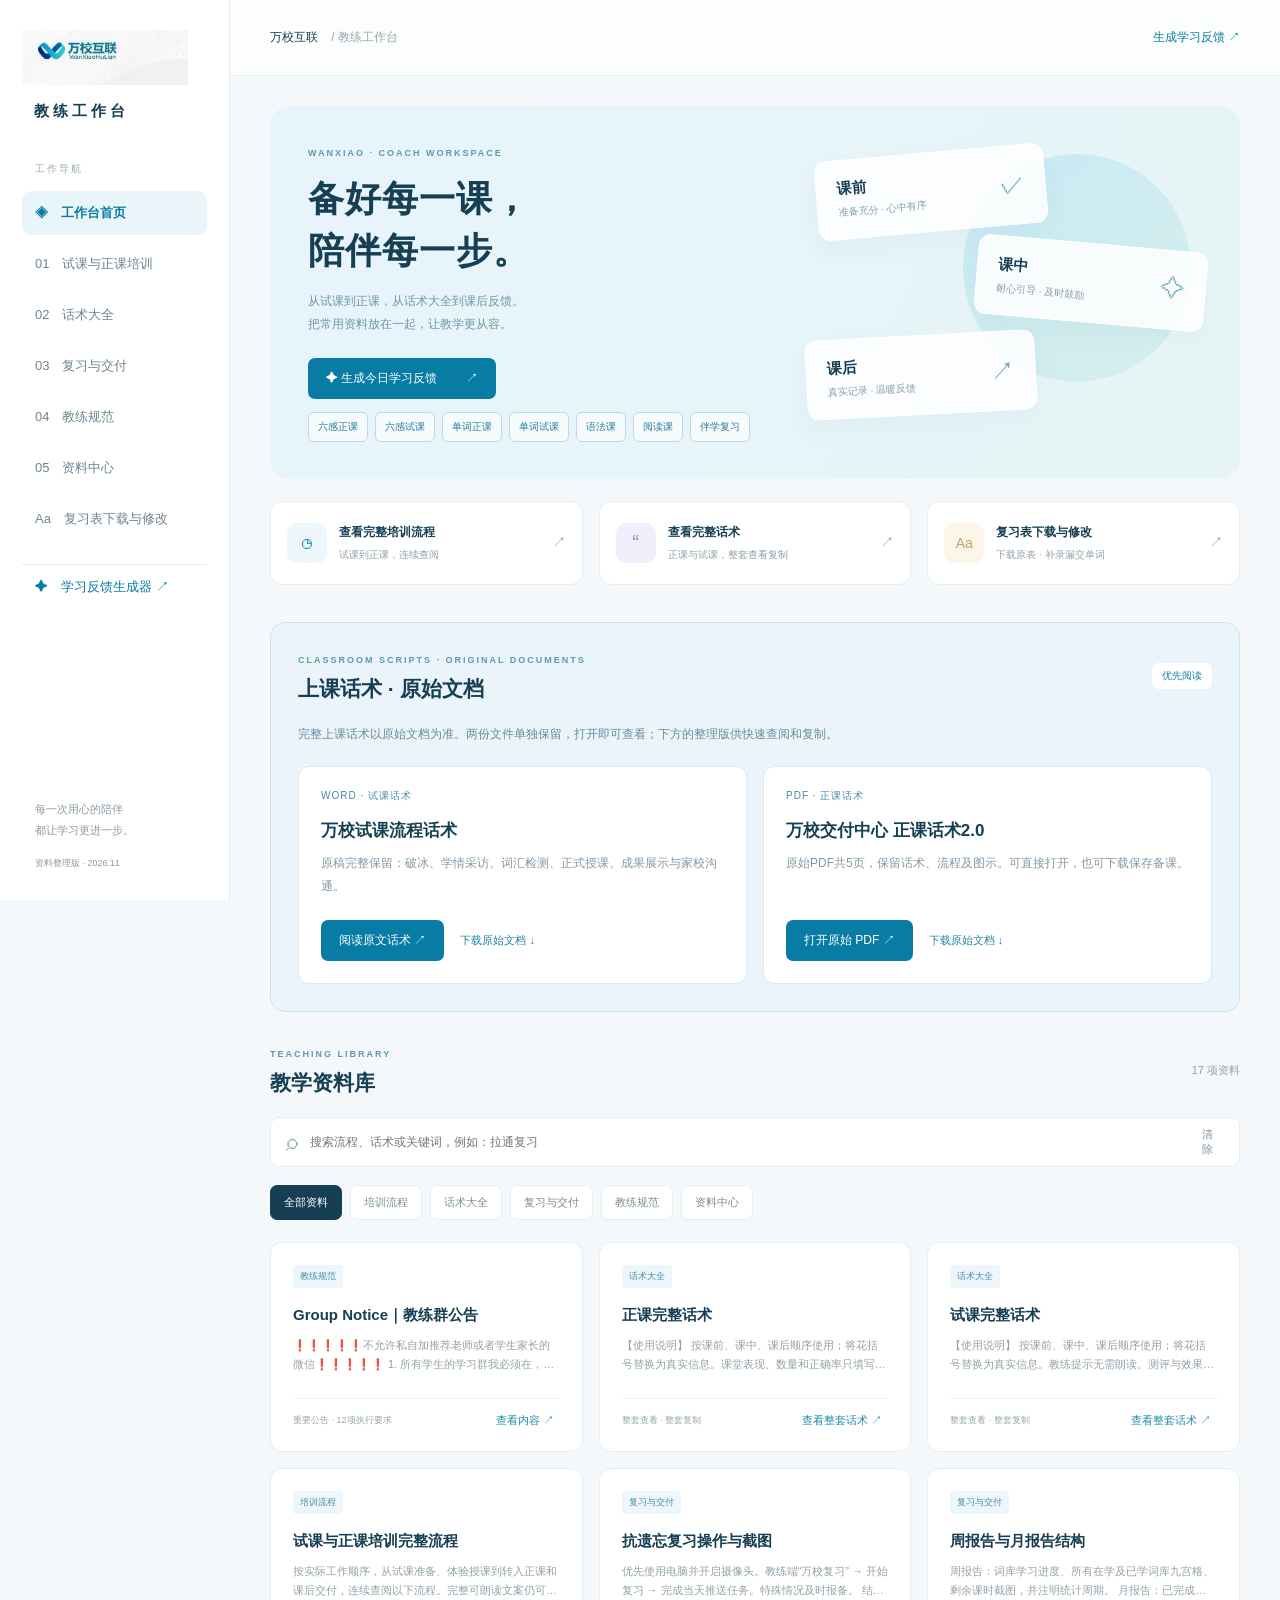
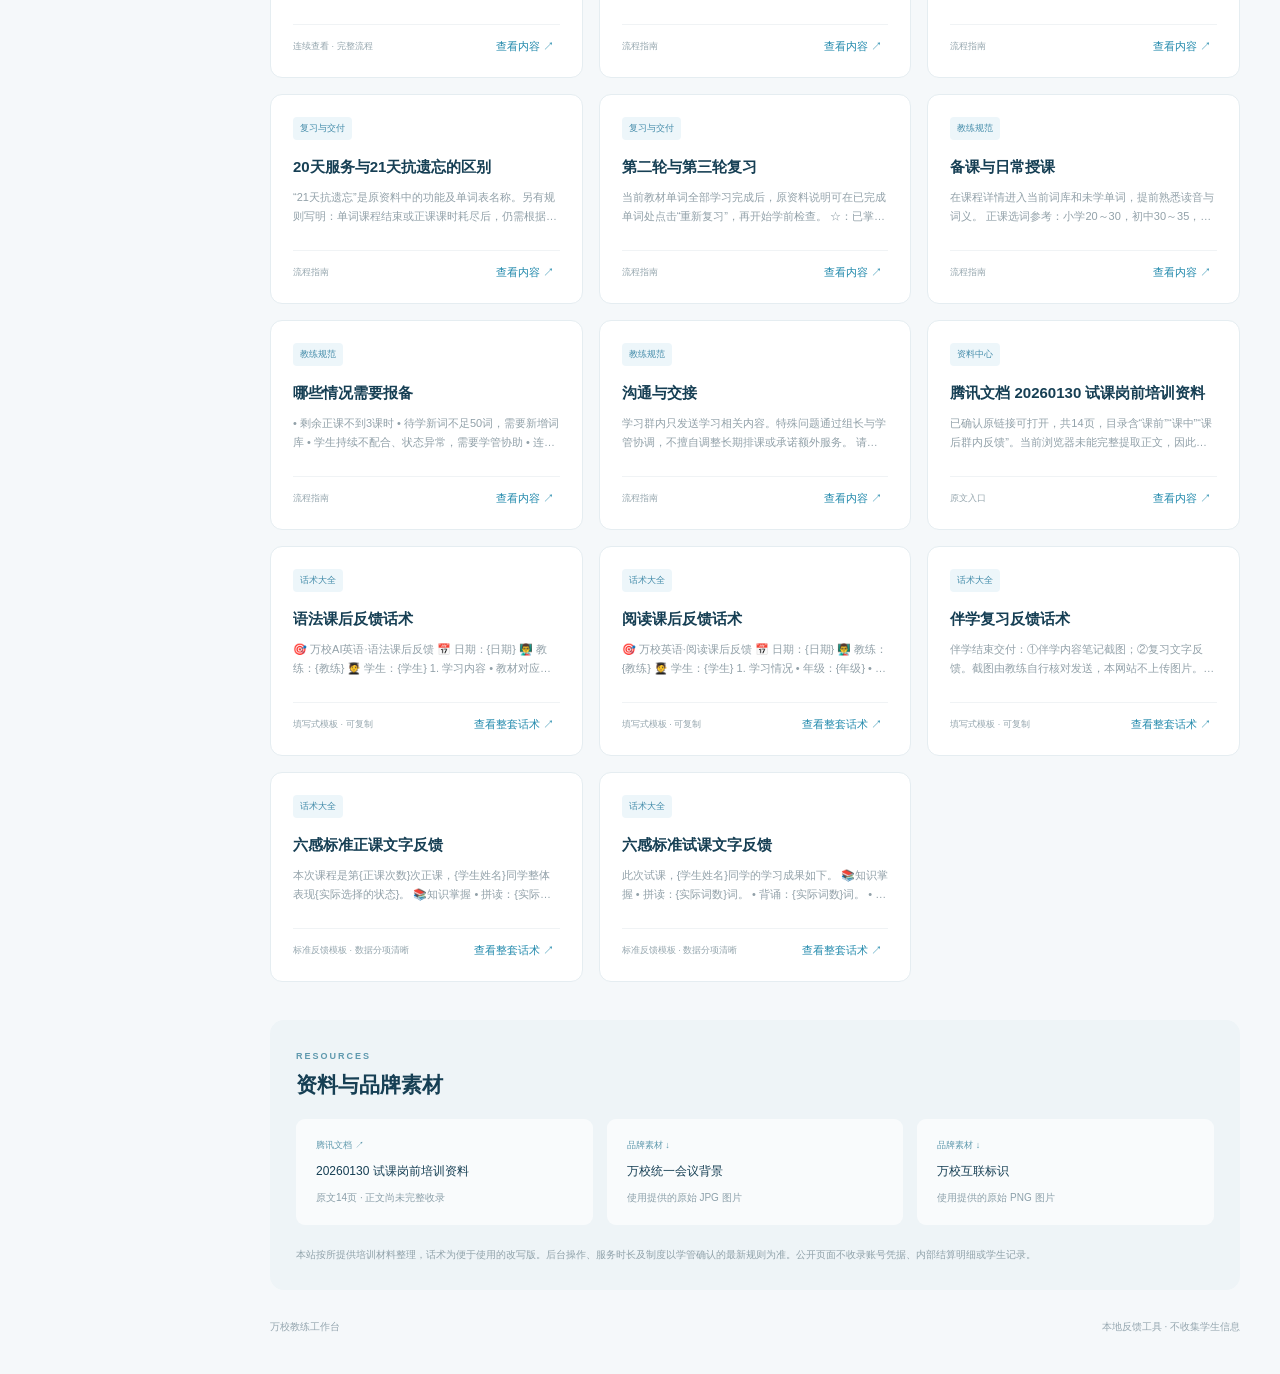
<file: index.html>
<!doctype html><html lang="zh-CN"><head><meta name="robots" content="noindex, nofollow, noarchive"><meta charset="UTF-8"><meta name="viewport" content="width=device-width,initial-scale=1"><meta name="description" content="万校教练工作台：分类培训资料、话术大全、复习交付、单词表与反馈生成工具。"><title>万校教练工作台</title><link rel="stylesheet" href="coach.css?v=8"></head><body><aside class="sidebar"><a class="brand" href="./"><img src="assets/logo.png" alt="万校互联"><strong>教练工作台</strong></a><span class="nav-label">工作导航</span><nav id="nav"><button data-cat="全部资料" class="active">◈　工作台首页</button><button data-cat="培训流程">01　试课与正课培训</button><button data-cat="话术大全">02　话术大全</button><button data-cat="复习与交付">03　复习与交付</button><button data-cat="教练规范">04　教练规范</button><button data-cat="资料中心">05　资料中心</button><button data-cat="单词工具">Aa　复习表下载与修改</button><a href="feedback.html">✦　学习反馈生成器 ↗</a></nav><div class="side-note">每一次用心的陪伴<br>都让学习更进一步。<small>资料整理版 · 2026.11</small></div></aside><div class="shell"><header><div>万校互联 <span>/ 教练工作台</span></div><a href="feedback.html">生成学习反馈 ↗</a></header><main><section class="hero"><div class="hero-copy"><span class="eyebrow">WANXIAO · COACH WORKSPACE</span><h1>备好每一课，<br>陪伴每一步。</h1><p>从试课到正课，从话术大全到课后反馈。<br>把常用资料放在一起，让教学更从容。</p><a class="primary" href="feedback.html">✦ 生成今日学习反馈 <span>↗</span></a><div class="feedback-entries" aria-label="按课程生成反馈"><a href="feedback.html?type=sixclass">六感正课</a><a href="feedback.html?type=sixtrial">六感试课</a><a href="feedback.html?type=class">单词正课</a><a href="feedback.html?type=trial">单词试课</a><a href="feedback.html?type=grammar">语法课</a><a href="feedback.html?type=reading">阅读课</a><a href="feedback.html?type=companion">伴学复习</a></div></div><div class="hero-art" aria-hidden="true"><span class="orb"></span><div class="art-card c1"><b>课前</b><span>准备充分 · 心中有序</span><i>✓</i></div><div class="art-card c2"><b>课中</b><span>耐心引导 · 及时鼓励</span><i>✧</i></div><div class="art-card c3"><b>课后</b><span>真实记录 · 温暖反馈</span><i>↗</i></div></div></section><div class="quick-grid"><button data-jump="培训流程"><span class="icon blue">◷</span><div><strong>查看完整培训流程</strong><small>试课到正课，连续查阅</small></div><b>↗</b></button><button data-jump="话术大全"><span class="icon purple">“</span><div><strong>查看完整话术</strong><small>正课与试课，整套查看复制</small></div><b>↗</b></button><button data-jump="单词工具"><span class="icon gold">Aa</span><div><strong>复习表下载与修改</strong><small>下载原表 · 补录漏交单词</small></div><b>↗</b></button></div><section id="library"><section id="originalScripts" class="original-scripts"><div class="title-row"><div><span class="eyebrow">CLASSROOM SCRIPTS · ORIGINAL DOCUMENTS</span><h2>上课话术 · 原始文档</h2></div><span class="script-priority">优先阅读</span></div><p>完整上课话术以原始文档为准。两份文件单独保留，打开即可查看；下方的整理版供快速查阅和复制。</p><div class="original-grid"><article><span class="doc-type">WORD · 试课话术</span><h3>万校试课流程话术</h3><p>原稿完整保留：破冰、学情采访、词汇检测、正式授课、成果展示与家校沟通。</p><div><a class="primary" href="documents/trial-scripts.html" target="_blank" rel="noopener">阅读原文话术 ↗</a><a href="documents/trial-scripts.doc" download="万校试课流程话术.doc">下载原始文档 ↓</a></div></article><article><span class="doc-type">PDF · 正课话术</span><h3>万校交付中心 正课话术2.0</h3><p>原始PDF共5页，保留话术、流程及图示。可直接打开，也可下载保存备课。</p><div><a class="primary" href="documents/regular-scripts.pdf" target="_blank" rel="noopener">打开原始 PDF ↗</a><a href="documents/regular-scripts.pdf" download="万校交付中心 正课话术2.0.pdf">下载原始文档 ↓</a></div></article></div></section><div class="title-row"><div><span class="eyebrow">TEACHING LIBRARY</span><h2 id="sectionTitle">教学资料库</h2></div><span id="resultCount"></span></div><div class="searchbar"><span>⌕</span><input id="search" type="search" placeholder="搜索流程、话术或关键词，例如：拉通复习" aria-label="搜索培训资料"><button id="resetSearch">清除</button></div><div id="filters" class="filters"></div><div id="cards" class="cards"></div><div id="empty" hidden>没有找到相关资料，请尝试其他关键词。</div></section><section id="resources" class="resource-panel"><div class="title-row"><div><span class="eyebrow">RESOURCES</span><h2>资料与品牌素材</h2></div></div><div class="resource-grid"><a href="https://docs.qq.com/doc/DQURtT05TaW9CdFZV" target="_blank" rel="noopener"><span>腾讯文档 ↗</span><strong>20260130 试课岗前培训资料</strong><small>原文14页 · 正文尚未完整收录</small></a><a href="assets/meeting-bg.jpg" download="万校会议背景.jpg"><span>品牌素材 ↓</span><strong>万校统一会议背景</strong><small>使用提供的原始 JPG 图片</small></a><a href="assets/logo.png" download="万校互联标识.png"><span>品牌素材 ↓</span><strong>万校互联标识</strong><small>使用提供的原始 PNG 图片</small></a></div><p class="source-note">本站按所提供培训材料整理，话术为便于使用的改写版。后台操作、服务时长及制度以学管确认的最新规则为准。公开页面不收录账号凭据、内部结算明细或学生记录。</p></section><section id="wordTool" class="word-tool" hidden><div class="title-row"><div><span class="eyebrow">WORD WORKSHEET</span><h2>单词复习表自助下载与修改</h2></div><button id="printWords" class="primary">打印 / 存为 PDF</button></div><p>单词忘提交或需要调整时，可下载原表自行修改，也可在这里补录、改词义，生成本次复习表。内容仅在浏览器中处理，不保存或上传。</p><h3>① 下载原始复习表</h3><div class="template-downloads"><a href="templates/english.docx" download="万校单词复习表-英文.docx">↓ 英文复习表 <small>Word 可编辑</small></a><a href="templates/chinese.docx" download="万校单词复习表-中文.docx">↓ 中文复习表 <small>Word 可编辑</small></a><a href="templates/bilingual.docx" download="万校单词复习表-英文加中文.docx">↓ 中英复习表 <small>Word 可编辑</small></a></div><p class="template-note">原表保留提供文件中的示例日期与单词，请在 Word / WPS 中替换为本次内容。三份原文件词汇不完全相同。</p><h3>② 在线补录与修改</h3><div class="sample-row"><button id="sample15">载入中英示例 · 15词</button><button id="sample20">载入英文示例 · 20词</button></div><p class="notice">原文件并非同一组单词：中文版、中英版为15词；英文版为20词且没有配套词义，不自动拼接或补译。</p><label for="wordInput">单词内容（每行“英文 | 中文”；遗漏单词直接追加一行）</label><textarea id="wordInput" rows="8" placeholder="dove | 鸽子&#10;big | 大的"></textarea><div class="word-controls"><label>展示模式<select id="wordMode"><option value="both">英文＋中文</option><option value="en">仅英文</option><option value="zh">仅中文</option></select></label><button id="makeWords" class="primary">更新复习表</button><button id="downloadWords">下载修改后的表格 CSV</button><button id="clearWords">清空</button></div><p id="wordStatus" role="status">也可直接点击下方表格里的英文或中文修改，修改会同步到上方输入框。这里只修改复习表，不会补交到万校教学系统；如需补交学习记录，请联系学管。</p><div id="worksheet"><h3>万校互联 · 单词复习表</h3><p id="wordSummary">填写单词后点击生成</p><table><thead><tr><th>序号</th><th>英文</th><th>中文</th><th>复习 ✓</th></tr></thead><tbody id="wordRows"></tbody></table></div></section><footer>万校教练工作台 <span>本地反馈工具 · 不收集学生信息</span></footer></main></div><dialog id="detail"><div class="dialog-head"><span id="detailCategory"></span><button id="closeDetail" aria-label="关闭详情">×</button></div><h2 id="detailTitle"></h2><div id="detailBody"></div><p id="detailSource"></p><div class="dialog-bottom"><span id="copyStatus" role="status"></span><button id="copyDetail" class="primary">复制内容</button></div></dialog><script src="content.js?v=13"></script><script src="coach.js?v=7"></script></body></html>
</file>
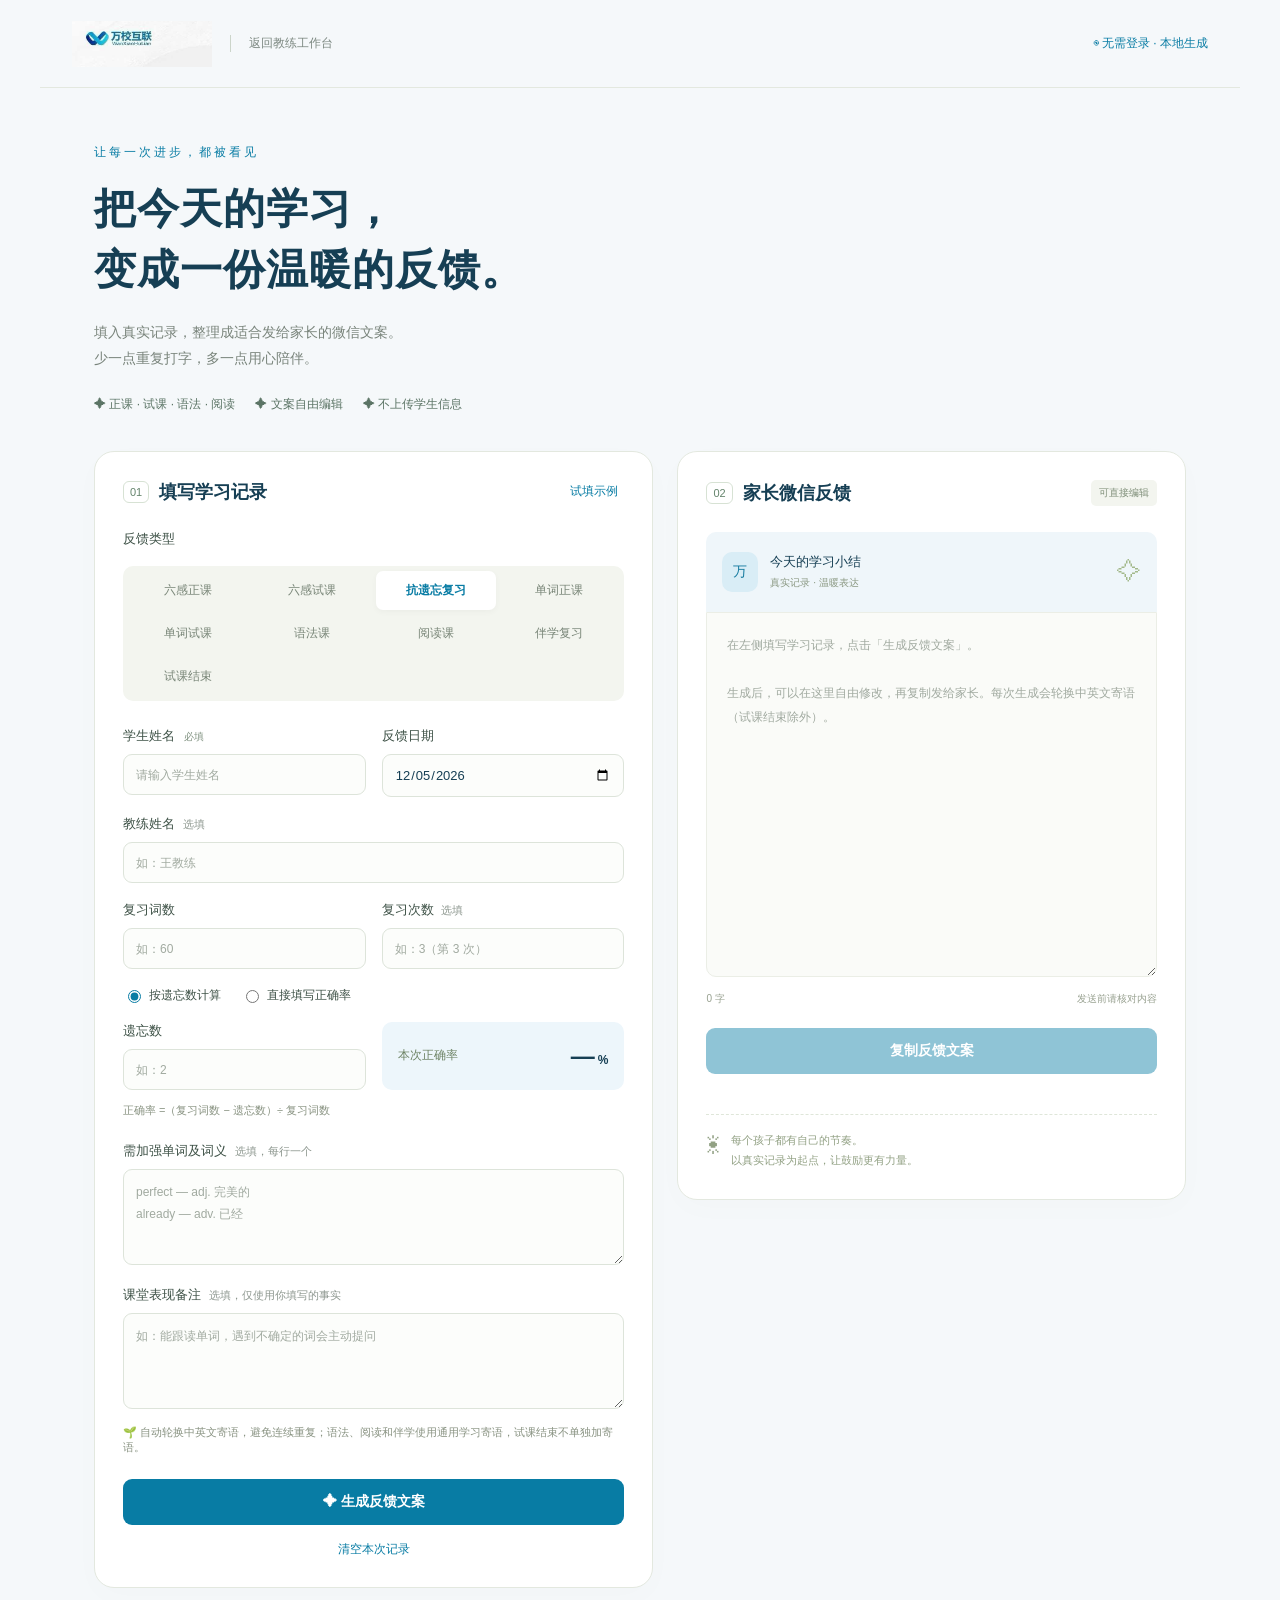
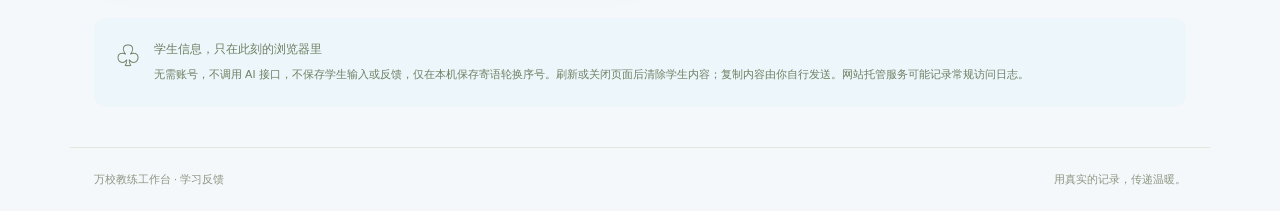
<file: feedback.html>
<!doctype html>
<html lang="zh-CN"><head><meta name="robots" content="noindex, nofollow, noarchive"><meta charset="UTF-8"><meta name="viewport" content="width=device-width, initial-scale=1"><meta name="description" content="为老师准备的英语单词学习反馈生成器，七种模板，本地生成，一键复制。"><title>万校教练 · 学习反馈生成器</title><link rel="stylesheet" href="style.css?v=8"><style>:root{--ink:#163f54;--green:#087ca4;--cream:#f5f8fa}.rate-card,.privacy{background:#edf6fb}.avatar{background:#d9edf6;color:#187ca0}.preview-top{background:#eff6fa}fieldset{border:0;padding:0;margin:0;min-width:0}.tabs{grid-template-columns:repeat(4,minmax(0,1fr))}.subject-title{color:#087ca4;font-size:14px;margin:6px 0 18px}#subjectFields .hint{line-height:1.8;margin:0 0 20px}@media(max-width:760px){.tabs{grid-template-columns:repeat(3,minmax(0,1fr))}}</style></head>
<body><header><a class="brand" href="./"><img src="assets/logo.png" alt="万校互联" style="width:140px;height:46px;object-fit:cover"> <small>返回教练工作台</small></a><span class="private">◉ 无需登录 · 本地生成</span></header><main><section class="intro"><div class="eyebrow">让每一次进步，都被看见</div><h1>把今天的学习，<br>变成一份温暖的反馈。</h1><p>填入真实记录，整理成适合发给家长的微信文案。<br class="desktop">少一点重复打字，多一点用心陪伴。</p><div class="chips"><span>✦ 正课 · 试课 · 语法 · 阅读</span><span>✦ 文案自由编辑</span><span>✦ 不上传学生信息</span></div></section>
<section class="workspace"><div class="editor panel"><div class="section-head"><div><span class="step">01</span><h2>填写学习记录</h2></div><button class="text" id="example">试填示例</button></div><label class="label">反馈类型</label><div class="tabs" role="group" aria-label="反馈类型"><button data-type="sixclass" aria-pressed="false">六感正课</button><button data-type="sixtrial" aria-pressed="false">六感试课</button><button data-type="review" class="active" aria-pressed="true">抗遗忘复习</button><button data-type="class" aria-pressed="false">单词正课</button><button data-type="trial" aria-pressed="false">单词试课</button><button data-type="grammar" aria-pressed="false">语法课</button><button data-type="reading" aria-pressed="false">阅读课</button><button data-type="companion" aria-pressed="false">伴学复习</button><button data-type="finish" aria-pressed="false">试课结束</button></div><form id="form"><div class="grid"><label>学生姓名 <em>必填</em><input id="name" maxlength="40" placeholder="请输入学生姓名" required autocomplete="off"></label><label>反馈日期<input id="date" type="date" required></label></div><label>教练姓名 <span class="optional">选填</span><input id="coach" maxlength="40" placeholder="如：王教练" autocomplete="off"></label><fieldset id="wordFields"><div class="grid"><label><span id="totalLabel">复习词数</span><input id="total" type="number" min="1" max="100000" step="1" placeholder="如：60"></label><label>复习次数 <span class="optional">选填</span><input id="times" type="number" min="1" max="10000" step="1" placeholder="如：3（第 3 次）"></label></div><div class="mode"><label><input type="radio" name="mode" value="forgot" checked> 按遗忘数计算</label><label><input type="radio" name="mode" value="rate"> 直接填写正确率</label></div><div class="grid"><label id="scoreLabel"><span id="scoreTitle">遗忘数</span><input id="score" type="number" min="0" step="1" placeholder="如：2"></label><div class="rate-card"><span>本次正确率</span><strong id="rate">—<small>%</small></strong></div></div><p class="hint" id="mathHint">正确率 =（复习词数 − 遗忘数）÷ 复习词数</p><label id="vocabWrap" hidden>词汇检测记录 <span class="optional">选填，不自动推断水平</span><textarea id="vocab" rows="2" placeholder="如：本次词汇检测约 70 词"></textarea></label><label><span id="wordsLabel">需加强单词及词义</span> <span class="optional">选填，每行一个</span><textarea id="words" rows="3" placeholder="perfect — adj. 完美的&#10;already — adv. 已经"></textarea></label></fieldset><div id="subjectFields" hidden></div><label><span id="notesTitle">课堂表现备注</span> <span class="optional">选填，仅使用你填写的事实</span><textarea id="notes" rows="3" placeholder="如：能跟读单词，遇到不确定的词会主动提问"></textarea></label><div id="error" role="alert"></div><p class="hint">🌱 自动轮换中英文寄语，避免连续重复；语法、阅读和伴学使用通用学习寄语，试课结束不单独加寄语。</p><button type="submit" class="primary generate">✦ 生成反馈文案</button><button type="button" class="text clear" id="clear">清空本次记录</button></form></div>
<aside class="preview panel"><div class="section-head"><div><span class="step">02</span><h2>家长微信反馈</h2></div><span class="tag">可直接编辑</span></div><div class="preview-top"><span class="avatar">万</span><div><strong>今天的学习小结</strong><small>真实记录 · 温暖表达</small></div><span>✧</span></div><label for="output" class="sr">可编辑的反馈文案</label><textarea id="output" placeholder="在左侧填写学习记录，点击「生成反馈文案」。&#10;&#10;生成后，可以在这里自由修改，再复制发给家长。每次生成会轮换中英文寄语（试课结束除外）。"></textarea><div class="preview-footer"><span id="count">0 字</span><span>发送前请核对内容</span></div><button id="copy" class="primary" disabled>复制反馈文案</button><p id="status" aria-live="polite"></p><div class="tip"><span>☀</span><p>每个孩子都有自己的节奏。<br>以真实记录为起点，让鼓励更有力量。</p></div></aside></section><section class="privacy"><span>♧</span><div><strong>学生信息，只在此刻的浏览器里</strong><p>无需账号，不调用 AI 接口，不保存学生输入或反馈，仅在本机保存寄语轮换序号。刷新或关闭页面后清除学生内容；复制内容由你自行发送。网站托管服务可能记录常规访问日志。</p></div></section></main><footer>万校教练工作台 · 学习反馈 <span>用真实的记录，传递温暖。</span></footer><script src="feedback-engine.js?v=12"></script><script src="sixsense.js?v=12"></script><script src="app.js?v=12"></script></body></html>
</file>
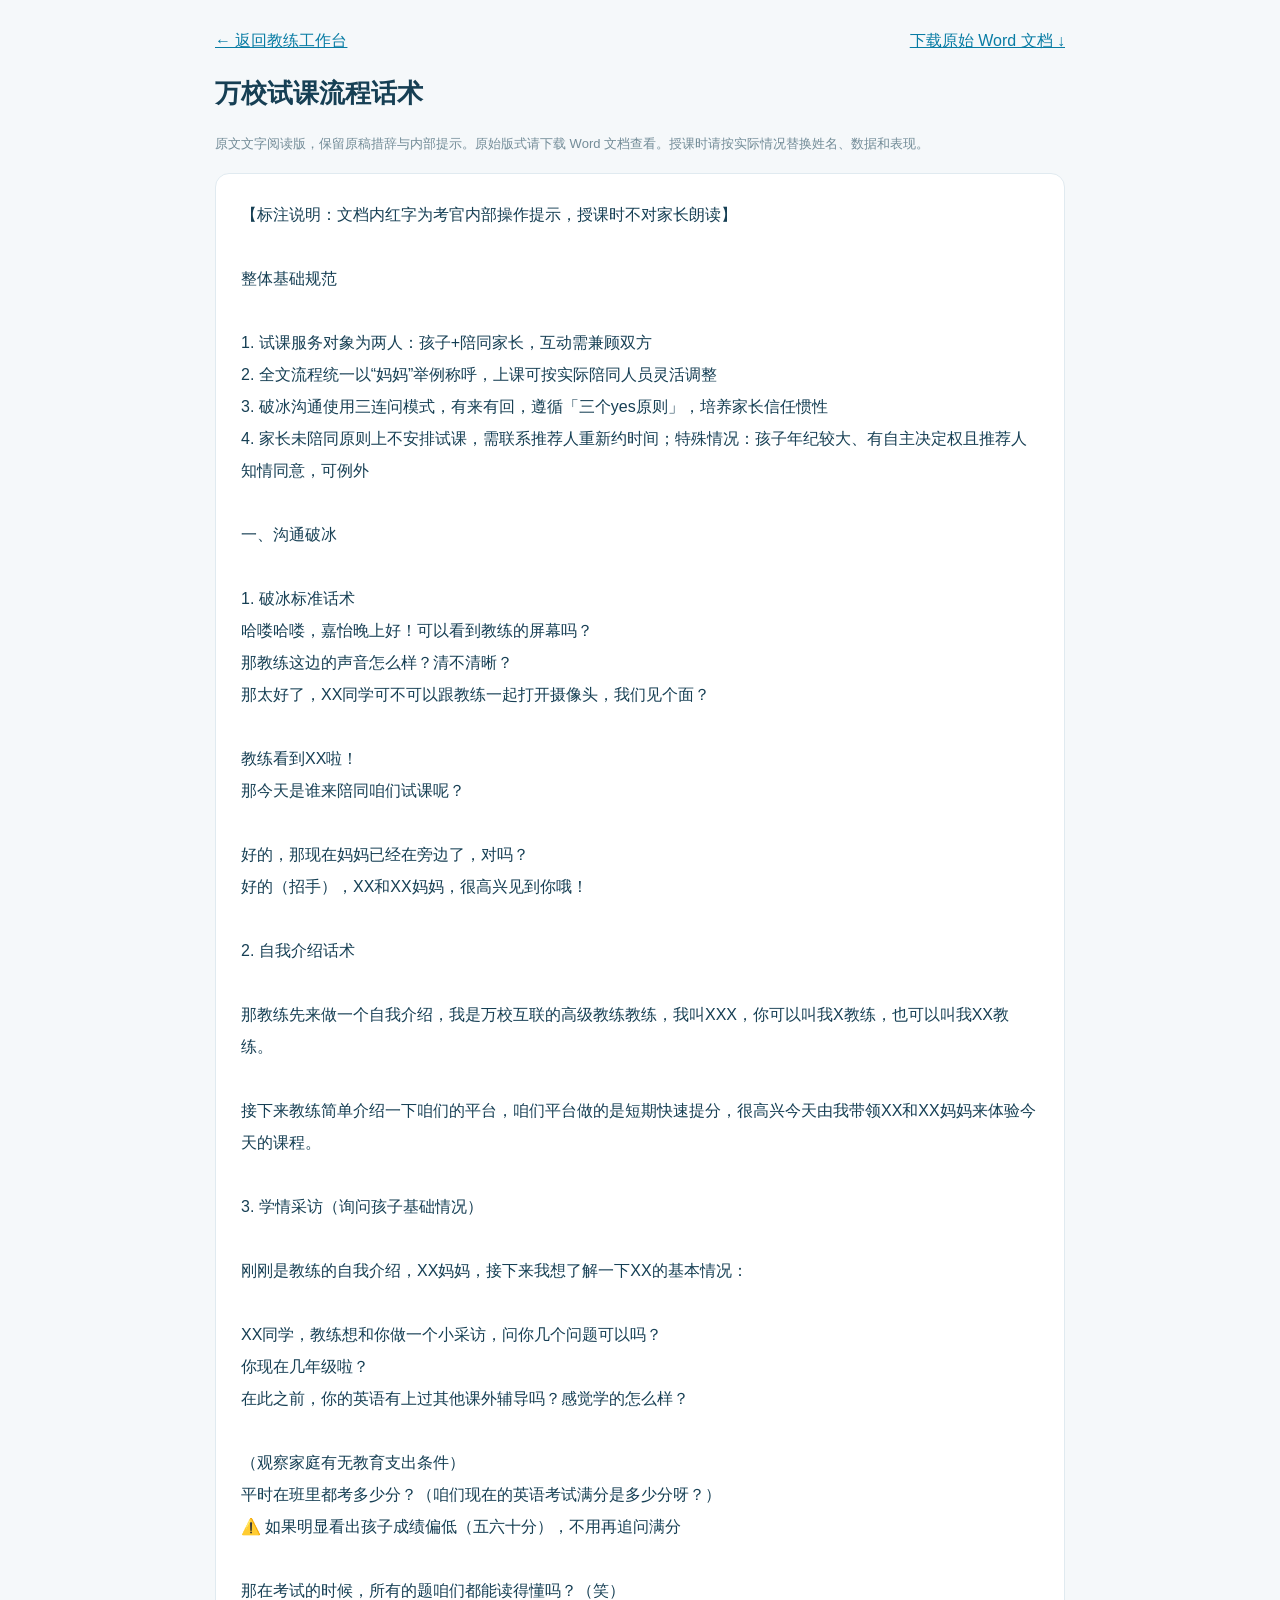
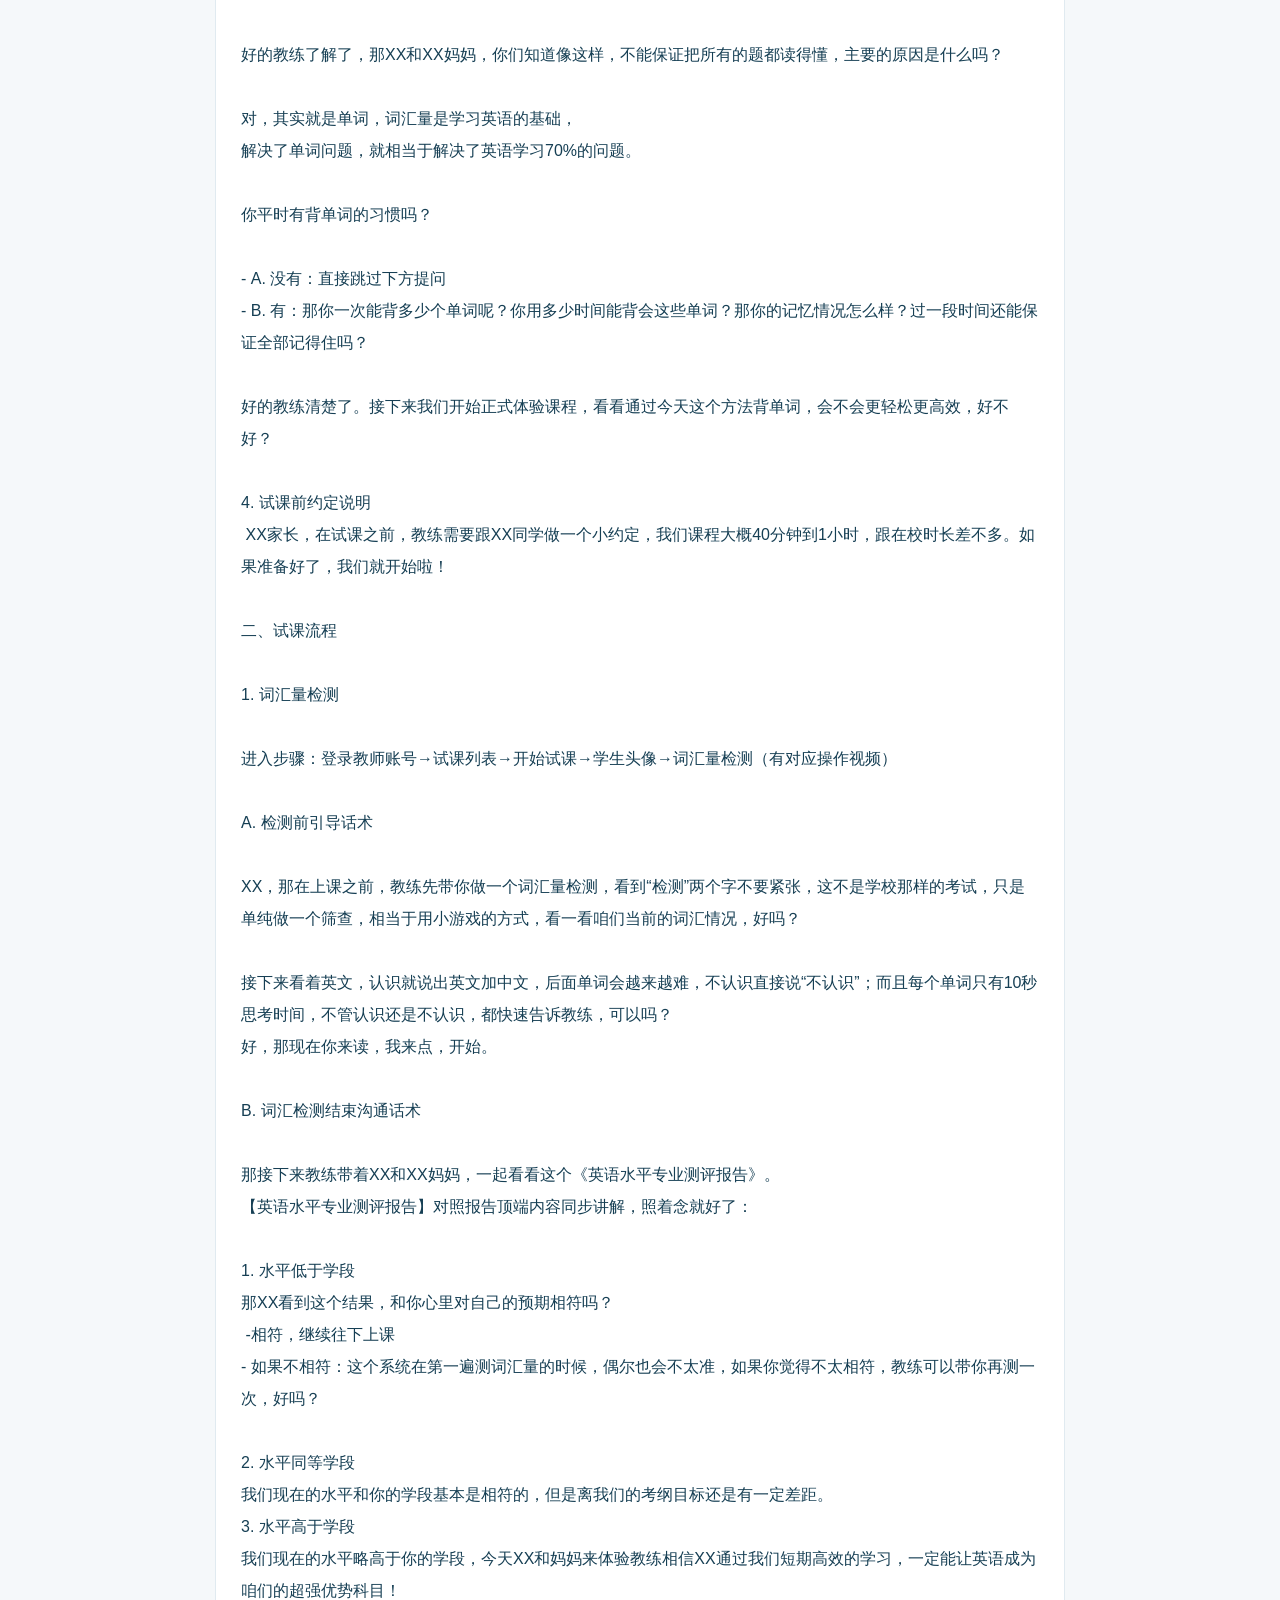
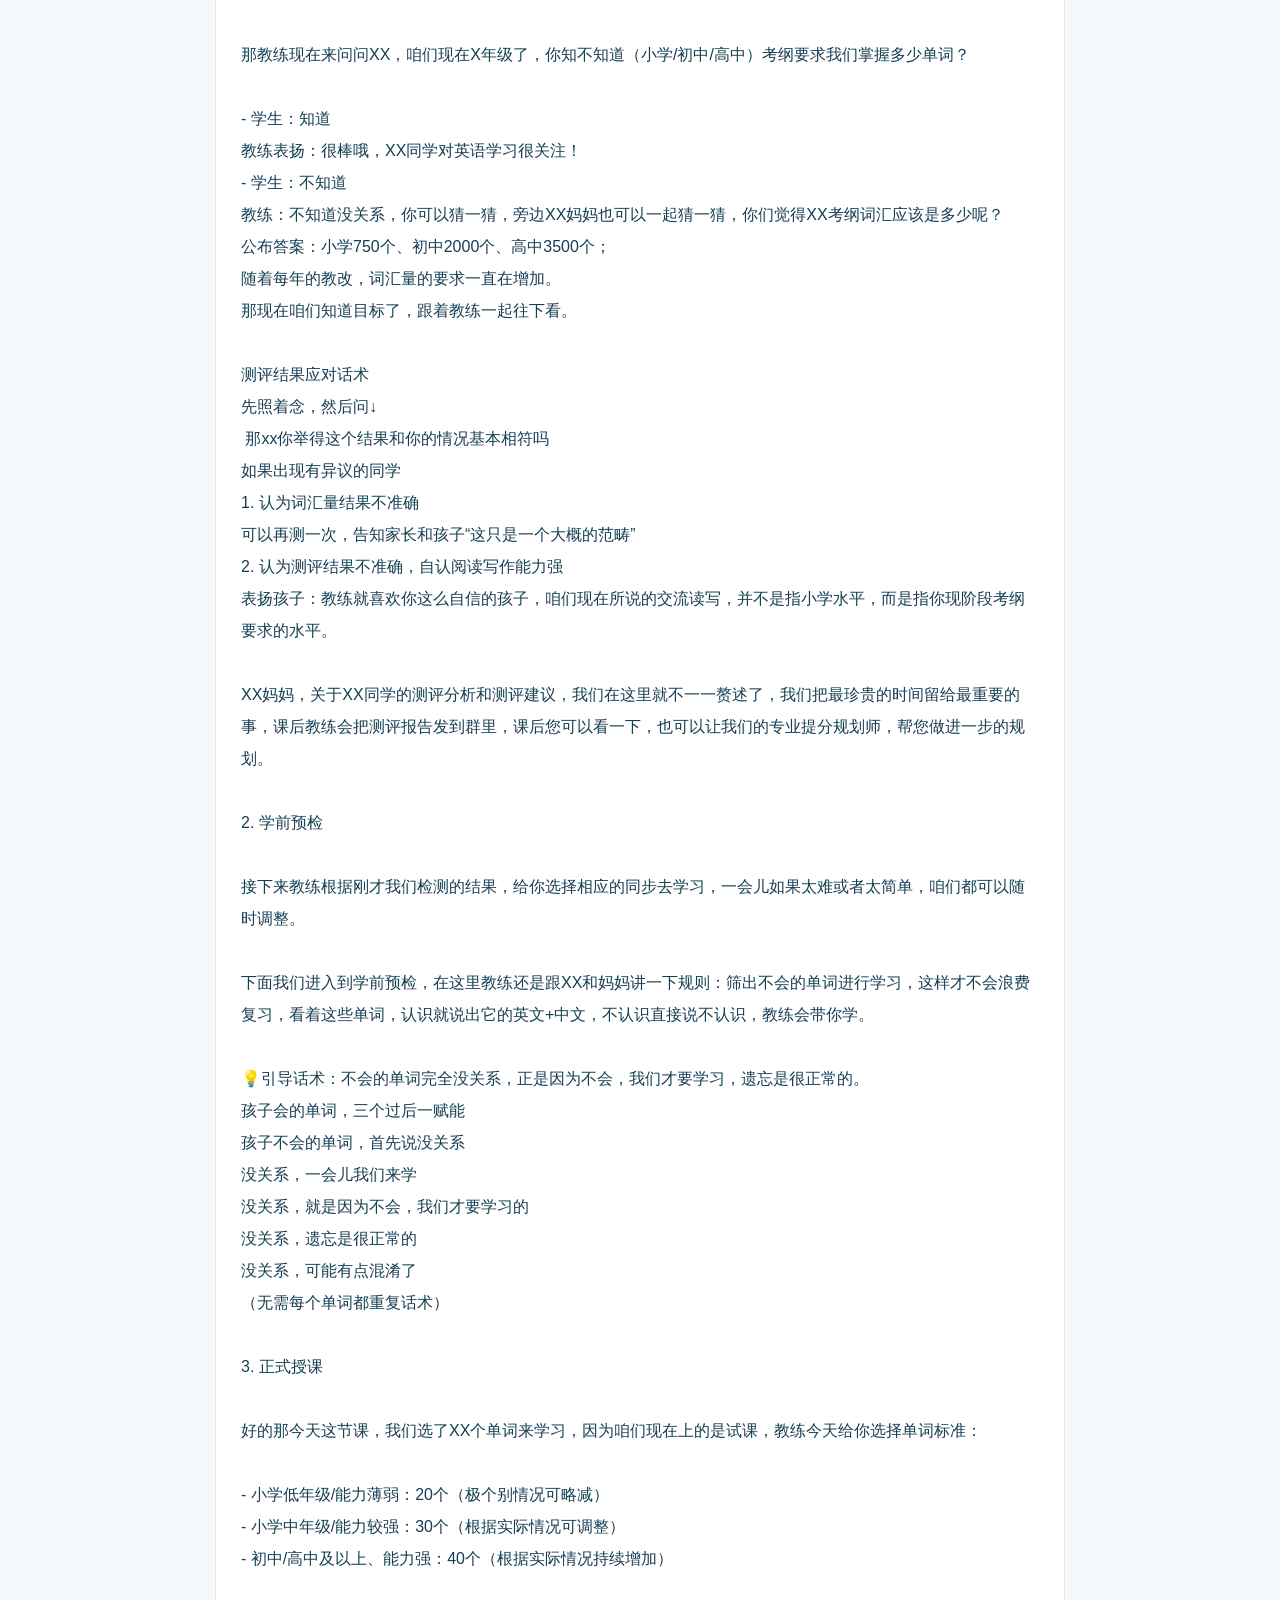
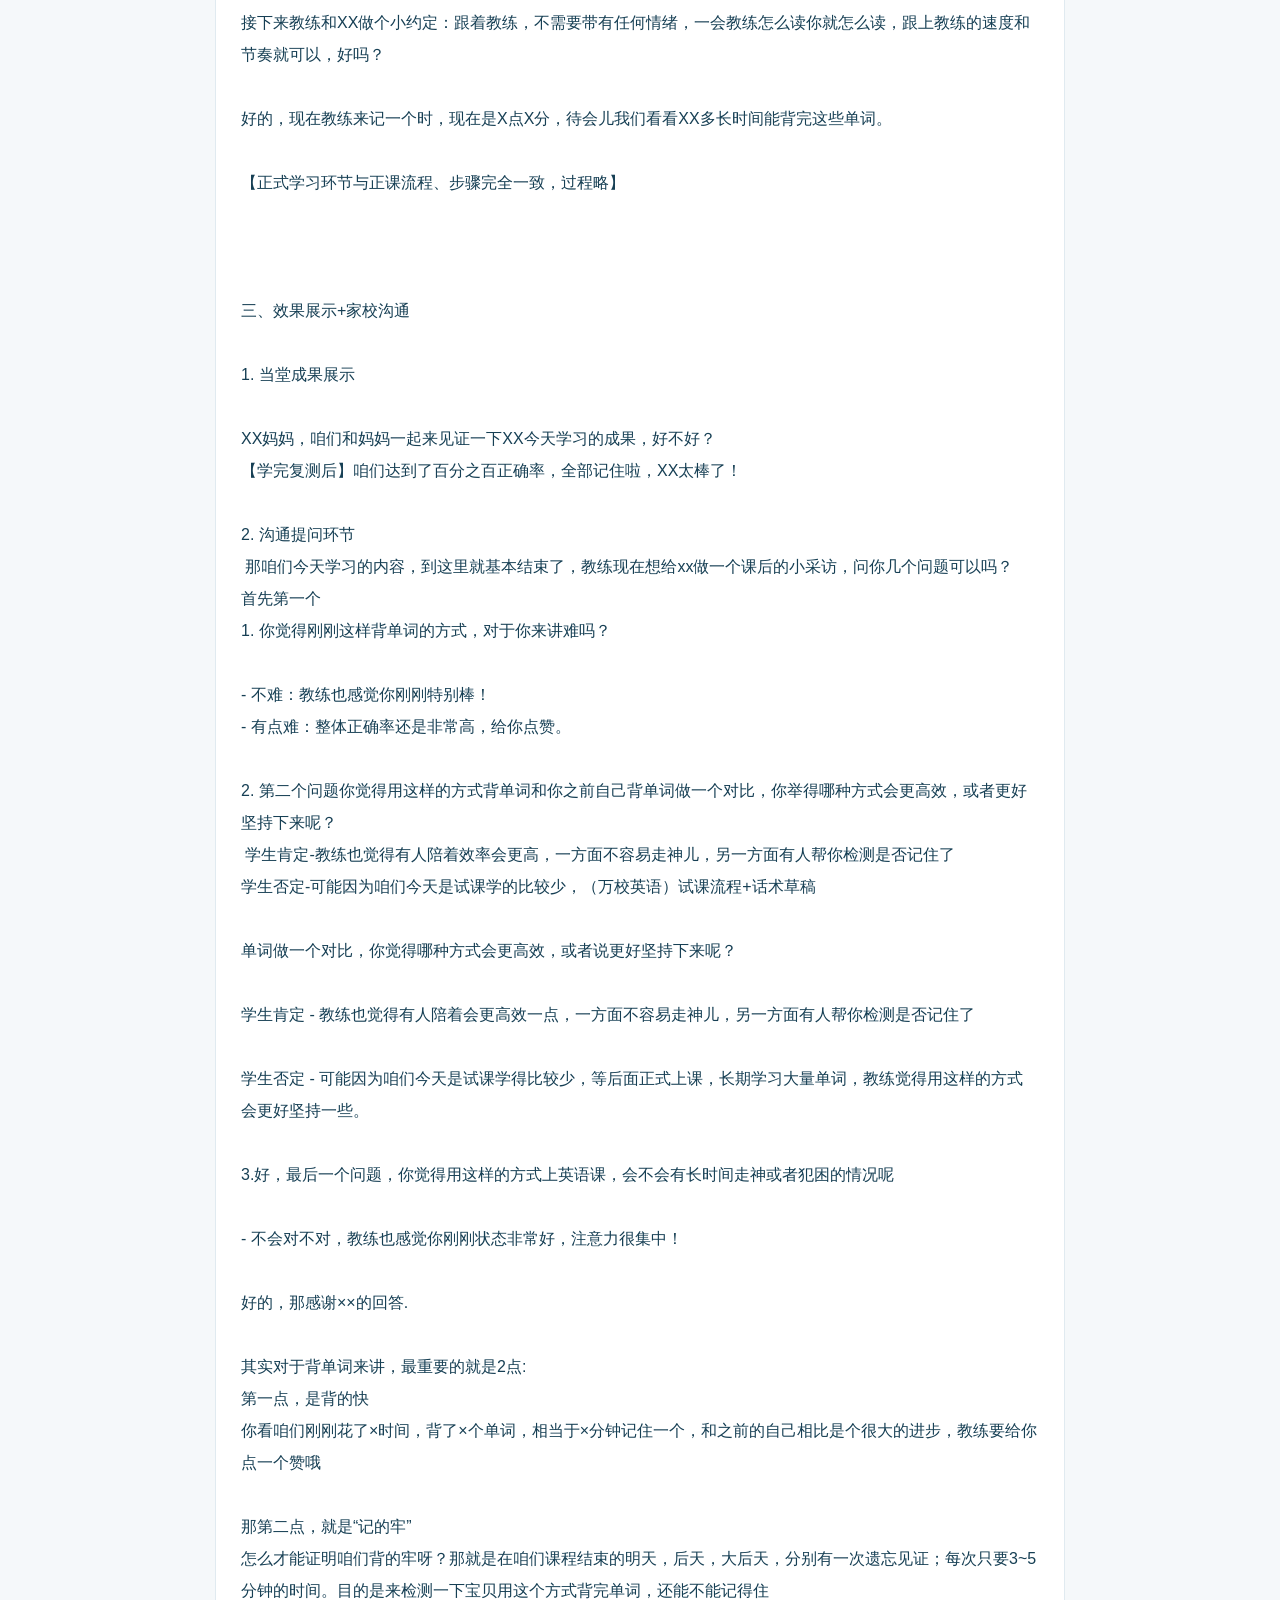
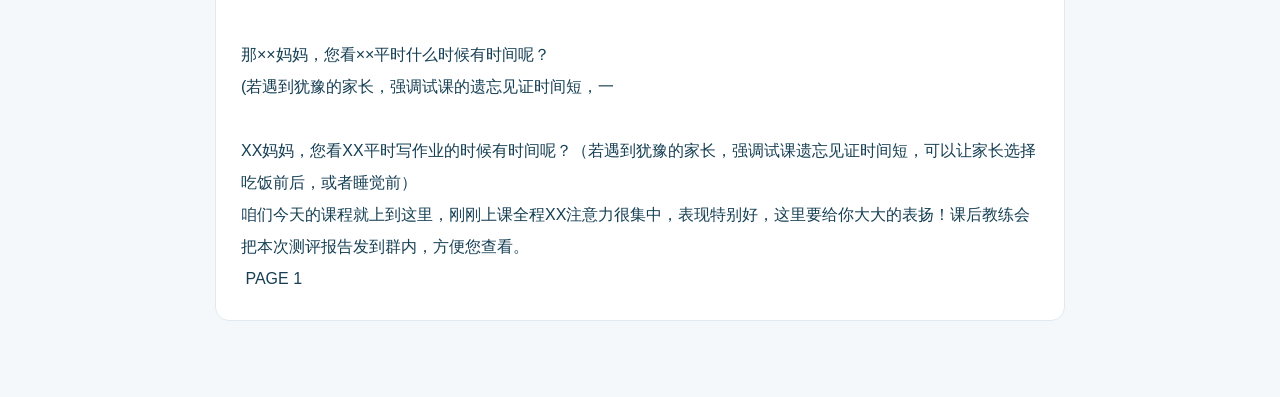
<file: documents/trial-scripts.html>
<!doctype html><html lang="zh-CN"><head><meta charset="UTF-8"><meta name="viewport" content="width=device-width,initial-scale=1"><meta name="robots" content="noindex,nofollow,noarchive"><title>万校试课流程话术 原文阅读</title><style>body{margin:0;background:#f5f8fa;color:#163f54;font:16px/2 -apple-system,BlinkMacSystemFont,"PingFang SC","Microsoft YaHei",sans-serif}main{max-width:850px;margin:auto;padding:25px 22px 60px}nav{display:flex;justify-content:space-between;gap:20px;flex-wrap:wrap}a{color:#087ca4}h1{font-size:26px;line-height:1.5}p{font-size:13px;color:#738c98}pre{font:inherit;white-space:pre-wrap;overflow-wrap:anywhere;background:white;border:1px solid #e0eaf0;border-radius:14px;padding:25px} @media(max-width:650px){main{padding:20px 14px}h1{font-size:23px}pre{padding:18px;font-size:15px}}</style></head><body><main><nav><a href="../index.html">← 返回教练工作台</a><a href="trial-scripts.doc" download="万校试课流程话术.doc">下载原始 Word 文档 ↓</a></nav><h1>万校试课流程话术</h1><p>原文文字阅读版，保留原稿措辞与内部提示。原始版式请下载 Word 文档查看。授课时请按实际情况替换姓名、数据和表现。</p><pre>【标注说明：文档内红字为考官内部操作提示，授课时不对家长朗读】
 
整体基础规范
 
1. 试课服务对象为两人：孩子+陪同家长，互动需兼顾双方
2. 全文流程统一以“妈妈”举例称呼，上课可按实际陪同人员灵活调整
3. 破冰沟通使用三连问模式，有来有回，遵循「三个yes原则」，培养家长信任惯性
4. 家长未陪同原则上不安排试课，需联系推荐人重新约时间；特殊情况：孩子年纪较大、有自主决定权且推荐人知情同意，可例外

一、沟通破冰
 
1. 破冰标准话术
哈喽哈喽，嘉怡晚上好！可以看到教练的屏幕吗？
那教练这边的声音怎么样？清不清晰？
那太好了，XX同学可不可以跟教练一起打开摄像头，我们见个面？
 
教练看到XX啦！
那今天是谁来陪同咱们试课呢？
 
好的，那现在妈妈已经在旁边了，对吗？
好的（招手），XX和XX妈妈，很高兴见到你哦！
 
2. 自我介绍话术
 
那教练先来做一个自我介绍，我是万校互联的高级教练教练，我叫XXX，你可以叫我X教练，也可以叫我XX教练。

接下来教练简单介绍一下咱们的平台，咱们平台做的是短期快速提分，很高兴今天由我带领XX和XX妈妈来体验今天的课程。
 
3. 学情采访（询问孩子基础情况）
 
刚刚是教练的自我介绍，XX妈妈，接下来我想了解一下XX的基本情况：
 
XX同学，教练想和你做一个小采访，问你几个问题可以吗？
你现在几年级啦？
在此之前，你的英语有上过其他课外辅导吗？感觉学的怎么样？
 
（观察家庭有无教育支出条件）
平时在班里都考多少分？（咱们现在的英语考试满分是多少分呀？）
⚠️ 如果明显看出孩子成绩偏低（五六十分），不用再追问满分
 
那在考试的时候，所有的题咱们都能读得懂吗？（笑）
 
好的教练了解了，那XX和XX妈妈，你们知道像这样，不能保证把所有的题都读得懂，主要的原因是什么吗？

对，其实就是单词，词汇量是学习英语的基础，
解决了单词问题，就相当于解决了英语学习70%的问题。
 
你平时有背单词的习惯吗？
 
- A. 没有：直接跳过下方提问
- B. 有：那你一次能背多少个单词呢？你用多少时间能背会这些单词？那你的记忆情况怎么样？过一段时间还能保证全部记得住吗？
 
好的教练清楚了。接下来我们开始正式体验课程，看看通过今天这个方法背单词，会不会更轻松更高效，好不好？
 
4. 试课前约定说明
 XX家长，在试课之前，教练需要跟XX同学做一个小约定，我们课程大概40分钟到1小时，跟在校时长差不多。如果准备好了，我们就开始啦！

二、试课流程
 
1. 词汇量检测
 
进入步骤：登录教师账号→试课列表→开始试课→学生头像→词汇量检测（有对应操作视频）
 
A. 检测前引导话术
 
XX，那在上课之前，教练先带你做一个词汇量检测，看到“检测”两个字不要紧张，这不是学校那样的考试，只是单纯做一个筛查，相当于用小游戏的方式，看一看咱们当前的词汇情况，好吗？
 
接下来看着英文，认识就说出英文加中文，后面单词会越来越难，不认识直接说“不认识”；而且每个单词只有10秒思考时间，不管认识还是不认识，都快速告诉教练，可以吗？
好，那现在你来读，我来点，开始。
 
B. 词汇检测结束沟通话术
 
那接下来教练带着XX和XX妈妈，一起看看这个《英语水平专业测评报告》。
【英语水平专业测评报告】对照报告顶端内容同步讲解，照着念就好了：
 
1. 水平低于学段
那XX看到这个结果，和你心里对自己的预期相符吗？
 -相符，继续往下上课
- 如果不相符：这个系统在第一遍测词汇量的时候，偶尔也会不太准，如果你觉得不太相符，教练可以带你再测一次，好吗？
 
2. 水平同等学段
我们现在的水平和你的学段基本是相符的，但是离我们的考纲目标还是有一定差距。
3. 水平高于学段
我们现在的水平略高于你的学段，今天XX和妈妈来体验教练相信XX通过我们短期高效的学习，一定能让英语成为咱们的超强优势科目！
 
那教练现在来问问XX，咱们现在X年级了，你知不知道（小学/初中/高中）考纲要求我们掌握多少单词？
 
- 学生：知道
教练表扬：很棒哦，XX同学对英语学习很关注！
- 学生：不知道
教练：不知道没关系，你可以猜一猜，旁边XX妈妈也可以一起猜一猜，你们觉得XX考纲词汇应该是多少呢？
公布答案：小学750个、初中2000个、高中3500个；
随着每年的教改，词汇量的要求一直在增加。
那现在咱们知道目标了，跟着教练一起往下看。
 
测评结果应对话术
先照着念，然后问↓
 那xx你举得这个结果和你的情况基本相符吗
如果出现有异议的同学
1. 认为词汇量结果不准确
可以再测一次，告知家长和孩子“这只是一个大概的范畴”
2. 认为测评结果不准确，自认阅读写作能力强
表扬孩子：教练就喜欢你这么自信的孩子，咱们现在所说的交流读写，并不是指小学水平，而是指你现阶段考纲要求的水平。
 
XX妈妈，关于XX同学的测评分析和测评建议，我们在这里就不一一赘述了，我们把最珍贵的时间留给最重要的事，课后教练会把测评报告发到群里，课后您可以看一下，也可以让我们的专业提分规划师，帮您做进一步的规划。
 
2. 学前预检
 
接下来教练根据刚才我们检测的结果，给你选择相应的同步去学习，一会儿如果太难或者太简单，咱们都可以随时调整。
 
下面我们进入到学前预检，在这里教练还是跟XX和妈妈讲一下规则：筛出不会的单词进行学习，这样才不会浪费复习，看着这些单词，认识就说出它的英文+中文，不认识直接说不认识，教练会带你学。
 
💡引导话术：不会的单词完全没关系，正是因为不会，我们才要学习，遗忘是很正常的。
孩子会的单词，三个过后一赋能
孩子不会的单词，首先说没关系
没关系，一会儿我们来学
没关系，就是因为不会，我们才要学习的
没关系，遗忘是很正常的
没关系，可能有点混淆了
（无需每个单词都重复话术）
 
3. 正式授课
 
好的那今天这节课，我们选了XX个单词来学习，因为咱们现在上的是试课，教练今天给你选择单词标准：
 
- 小学低年级/能力薄弱：20个（极个别情况可略减）
- 小学中年级/能力较强：30个（根据实际情况可调整）
- 初中/高中及以上、能力强：40个（根据实际情况持续增加）
 
接下来教练和XX做个小约定：跟着教练，不需要带有任何情绪，一会教练怎么读你就怎么读，跟上教练的速度和节奏就可以，好吗？
 
好的，现在教练来记一个时，现在是X点X分，待会儿我们看看XX多长时间能背完这些单词。
 
【正式学习环节与正课流程、步骤完全一致，过程略】
 
 
 
三、效果展示+家校沟通
 
1. 当堂成果展示
 
XX妈妈，咱们和妈妈一起来见证一下XX今天学习的成果，好不好？
【学完复测后】咱们达到了百分之百正确率，全部记住啦，XX太棒了！
 
2. 沟通提问环节
 那咱们今天学习的内容，到这里就基本结束了，教练现在想给xx做一个课后的小采访，问你几个问题可以吗？
首先第一个
1. 你觉得刚刚这样背单词的方式，对于你来讲难吗？
 
- 不难：教练也感觉你刚刚特别棒！
- 有点难：整体正确率还是非常高，给你点赞。
 
2. 第二个问题你觉得用这样的方式背单词和你之前自己背单词做一个对比，你举得哪种方式会更高效，或者更好坚持下来呢？
 学生肯定-教练也觉得有人陪着效率会更高，一方面不容易走神儿，另一方面有人帮你检测是否记住了
学生否定-可能因为咱们今天是试课学的比较少，（万校英语）试课流程+话术草稿
 
单词做一个对比，你觉得哪种方式会更高效，或者说更好坚持下来呢？
 
学生肯定 - 教练也觉得有人陪着会更高效一点，一方面不容易走神儿，另一方面有人帮你检测是否记住了
 
学生否定 - 可能因为咱们今天是试课学得比较少，等后面正式上课，长期学习大量单词，教练觉得用这样的方式会更好坚持一些。
 
3.好，最后一个问题，你觉得用这样的方式上英语课，会不会有长时间走神或者犯困的情况呢
 
- 不会对不对，教练也感觉你刚刚状态非常好，注意力很集中！
 
好的，那感谢××的回答.
 
其实对于背单词来讲，最重要的就是2点:
第一点，是背的快
你看咱们刚刚花了×时间，背了×个单词，相当于×分钟记住一个，和之前的自己相比是个很大的进步，教练要给你点一个赞哦
 
那第二点，就是“记的牢”
怎么才能证明咱们背的牢呀？那就是在咱们课程结束的明天，后天，大后天，分别有一次遗忘见证；每次只要3~5分钟的时间。目的是来检测一下宝贝用这个方式背完单词，还能不能记得住
 
那××妈妈，您看××平时什么时候有时间呢？
(若遇到犹豫的家长，强调试课的遗忘见证时间短，一

XX妈妈，您看XX平时写作业的时候有时间呢？（若遇到犹豫的家长，强调试课遗忘见证时间短，可以让家长选择吃饭前后，或者睡觉前）
咱们今天的课程就上到这里，刚刚上课全程XX注意力很集中，表现特别好，这里要给你大大的表扬！课后教练会把本次测评报告发到群内，方便您查看。
 PAGE 1</pre></main></body></html>
</file>
<file: coach.css>
:root{--blue:#087ca4;--ink:#163f54;--muted:#7b909b;--line:#e5edf1}*{box-sizing:border-box}html{scroll-behavior:smooth}body{margin:0;background:#f5f8fa;color:var(--ink);font:14px -apple-system,BlinkMacSystemFont,"PingFang SC","Microsoft YaHei",sans-serif}button,input,textarea,select{font:inherit}button,a,input,textarea,select{-webkit-tap-highlight-color:transparent}button{cursor:pointer}a{color:inherit;text-decoration:none}.sidebar{position:fixed;inset:0 auto 0 0;width:230px;background:#fff;border-right:1px solid var(--line);padding:30px 22px;z-index:10}.brand img{width:166px;height:55px;object-fit:cover;object-position:center}.brand strong{display:block;letter-spacing:4px;font-size:15px;margin:14px 0 38px;padding-left:12px}.nav-label{font-size:10px;letter-spacing:2px;color:#9aaab2;padding-left:13px}nav{margin-top:15px;display:flex;flex-direction:column;gap:7px}nav button,nav a{background:none;border:0;text-align:left;padding:13px;border-radius:9px;color:#70848f;font-size:13px}nav .active{background:#eaf5fa;color:#087ca4;font-weight:600}nav a{margin-top:16px;border-top:1px solid var(--line);border-radius:0;color:#087ca4}.side-note{position:absolute;bottom:28px;left:35px;color:#8a9aa3;font-size:11px;line-height:1.9}.side-note small{display:block;margin-top:14px;font-size:9px}.shell{margin-left:230px}header{height:76px;background:#ffffffbb;border-bottom:1px solid var(--line);padding:0 40px;display:flex;justify-content:space-between;align-items:center;font-size:12px}header span{color:#98a8b0;margin-left:10px}header a{color:var(--blue)}main{max-width:1260px;padding:30px 40px;margin:auto}.hero{min-height:310px;border-radius:20px;background:linear-gradient(115deg,#e7f4fc,#e7f4f5);padding:37px 38px;display:grid;grid-template-columns:1.2fr 1fr;overflow:hidden}.eyebrow{font-size:9px;letter-spacing:2px;color:#5f99ae;font-weight:600}h1{font-size:36px;line-height:1.45;margin:14px 0 13px;font-weight:650;letter-spacing:1px}.hero p{font-size:12px;line-height:1.9;color:#7095a6}.primary{background:var(--blue);color:#fff;border:0;border-radius:7px;padding:12px 18px;font-size:12px;display:inline-block}.hero .primary{margin-top:10px}.hero .primary span{margin-left:25px}.hero-art{position:relative;min-height:260px}.orb{position:absolute;width:230px;height:230px;background:linear-gradient(140deg,#c7e9f6,#d7efeb);border:1px solid #fff8;border-radius:50%;top:10px;right:10px}.art-card{position:absolute;background:#ffffffd9;border:1px solid #fff;box-shadow:0 10px 24px #3681a30c;border-radius:12px;width:230px;padding:19px 20px;transform:rotate(-5deg)}.art-card b{display:block;font-size:15px}.art-card span{display:block;font-size:10px;color:#87a0ab;margin-top:7px}.art-card i{position:absolute;right:20px;top:24px;font-style:normal;color:#6da6bc;font-size:24px}.c1{top:9px;left:20px}.c2{top:100px;right:-4px;transform:rotate(5deg)}.c3{top:192px;left:10px;transform:rotate(-3deg)}.quick-grid{display:grid;grid-template-columns:repeat(3,1fr);gap:16px;margin:22px 0 37px}.quick-grid button{background:#fff;border:1px solid var(--line);border-radius:12px;padding:21px 16px;display:flex;align-items:center;text-align:left;gap:12px;color:var(--ink)}.quick-grid strong{font-size:12px;font-weight:600}.quick-grid small{display:block;margin-top:7px;font-size:10px;color:#8da0a9}.quick-grid b{margin-left:auto;color:#8ba6b2;font-weight:400}.icon{display:grid;place-items:center;width:40px;height:40px;border-radius:10px;font-size:20px;flex-shrink:0}.blue{background:#edf6fb;color:#389bc4}.purple{background:#f1eefb;color:#9a87c0}.gold{background:#fcf5e8;color:#c4a362;font-size:14px}.title-row{display:flex;align-items:center;justify-content:space-between;margin-bottom:20px}h2{font-size:21px;margin:9px 0 0;font-weight:600}#resultCount{font-size:11px;color:#93a2ab}.searchbar{background:#fff;display:flex;border:1px solid var(--line);border-radius:9px;align-items:center;padding:5px 15px;gap:12px}.searchbar>span{font-size:23px;color:#89a2ad}.searchbar input{width:100%;border:0;outline:none;padding:12px 0;font-size:12px;background:transparent}.searchbar button{background:none;border:0;color:#7b95a0;font-size:11px}.filters{display:flex;gap:8px;margin:18px 0 22px;flex-wrap:wrap}.filters button,.sample-row button,.word-controls>button:not(.primary){background:#fff;border:1px solid var(--line);padding:9px 13px;border-radius:7px;color:#7a8c96;font-size:11px}.filters button.active{background:var(--ink);color:#fff;border-color:var(--ink)}.cards{display:grid;grid-template-columns:repeat(3,1fr);gap:16px}.card{border:1px solid var(--line);background:#fff;border-radius:12px;padding:22px;display:flex;flex-direction:column;min-height:210px}.card .badge{font-size:9px;color:#448caa;background:#edf6fa;padding:5px 7px;border-radius:4px;align-self:start}.card h3{font-size:15px;line-height:1.6;margin:15px 0 9px;font-weight:600}.card p{font-size:11px;color:#92a1a9;line-height:1.8;margin:0 0 18px;display:-webkit-box;-webkit-line-clamp:2;-webkit-box-orient:vertical;overflow:hidden}.card-bottom{margin-top:auto;border-top:1px solid #f0f3f5;padding-top:13px;display:flex;align-items:center;justify-content:space-between;font-size:9px;color:#95a6ae}.card-bottom button{border:0;background:none;color:#2189ac;font-size:11px}.resource-panel{margin-top:38px;background:#eef4f7;border-radius:14px;padding:26px}.resource-grid{display:grid;grid-template-columns:repeat(3,1fr);gap:14px}.resource-grid a{background:#ffffffb0;padding:20px;border-radius:9px;display:flex;flex-direction:column;gap:10px}.resource-grid span{font-size:9px;color:#5f99ad}.resource-grid strong{font-size:12px;font-weight:500;line-height:1.6}.resource-grid small{font-size:10px;color:#8ca0aa}.source-note{font-size:10px;color:#90a2aa;line-height:1.9;margin:20px 0 0}footer{display:flex;justify-content:space-between;color:#96a7b0;font-size:10px;padding:30px 0 10px}dialog{width:min(700px,calc(100% - 30px));max-height:88vh;border:1px solid var(--line);border-radius:18px;padding:30px;color:var(--ink)}dialog::backdrop{background:#12374666;backdrop-filter:blur(3px)}.dialog-head{display:flex;justify-content:space-between;align-items:center;color:var(--blue);font-size:11px}.dialog-head button{border:0;background:#f1f6f9;font-size:24px;color:#7896a4;width:34px;height:34px;border-radius:50%}#detailTitle{margin:15px 0 20px;line-height:1.6}#detailBody{white-space:pre-wrap;line-height:2.1;font-size:14px}#detailSource{font-size:10px;color:#8aa0ab;border-top:1px solid var(--line);padding-top:18px;margin-top:24px}.dialog-bottom{display:flex;justify-content:space-between;align-items:center;gap:12px;margin-top:20px}#copyStatus{font-size:11px;color:var(--blue)}.word-tool{padding:28px;background:#fff;border:1px solid var(--line);border-radius:14px}.word-tool p{color:#8198a3;font-size:12px;line-height:1.8}.sample-row{display:flex;gap:12px}.notice{background:#fff8e8;padding:12px;border-radius:8px;color:#9c885c!important}.word-tool textarea{display:block;width:100%;padding:15px;border:1px solid var(--line);border-radius:9px;margin:10px 0 18px;line-height:1.8}.word-controls{display:flex;gap:16px;align-items:end}.word-controls label{display:flex;flex-direction:column;gap:8px;font-size:12px}select{padding:9px;border:1px solid var(--line);border-radius:6px}#worksheet{margin-top:25px;padding:20px;border:1px solid var(--line)}table{border-collapse:collapse;width:100%}th,td{border:1px solid #dce5e9;text-align:left;padding:12px;font-size:13px}th{background:#eff6f9}button:hover,a:hover{filter:brightness(.96)}:focus-visible{outline:3px solid #8dcde1;outline-offset:3px}[hidden]{display:none!important}#empty{padding:50px;text-align:center;color:#849ba7}@media(max-width:1050px){.sidebar{width:200px;padding:24px 15px}.shell{margin-left:200px}main{padding:25px}.cards{grid-template-columns:repeat(2,1fr)}.quick-grid{gap:10px}.quick-grid button{padding:16px 10px}.quick-grid .icon{display:none}.hero-art{transform:scale(.85);transform-origin:center}}@media(max-width:700px){.sidebar{position:static;width:100%;padding:12px 16px;border-bottom:1px solid var(--line)}.brand{display:flex;align-items:center;gap:20px}.brand img{width:122px;height:40px}.brand strong{margin:0;font-size:13px;letter-spacing:2px}.nav-label,.side-note{display:none}nav{flex-direction:row;overflow:auto;white-space:nowrap;margin-top:12px;gap:4px}nav button,nav a{flex-shrink:0;font-size:11px;padding:10px;margin:0}nav a{border:0}.shell{margin:0}header{height:48px;padding:0 20px;font-size:10px}main{padding:18px 16px}.hero{padding:27px 24px;display:block;min-height:0}.hero-art{display:none}h1{font-size:30px}.hero p{font-size:12px}.quick-grid{grid-template-columns:1fr;gap:8px;margin:16px 0 28px}.quick-grid button{padding:15px}.quick-grid .icon{display:grid;width:34px;height:34px}.quick-grid small{font-size:10px}.cards{grid-template-columns:1fr}.card{min-height:180px}.resource-grid{grid-template-columns:1fr}.resource-panel{padding:20px}.word-tool{padding:18px}.word-controls{flex-wrap:wrap}textarea,input{font-size:16px!important}.title-row h2{font-size:20px}dialog{padding:23px}footer span{font-size:9px}.searchbar input{min-width:0}th,td{padding:8px}.word-tool .primary{padding:11px}#worksheet{padding:8px}}@media print{body>*{display:none!important}.shell,.shell main,#wordTool,#worksheet{display:block!important;margin:0;padding:0;border:0;background:#fff}.shell>header,main>*:not(#wordTool),#wordTool>*:not(#worksheet){display:none!important}#worksheet h3{text-align:center}table{width:100%}th,td{color:#000;border:1px solid #999;padding:10px}}

.template-downloads{display:grid;grid-template-columns:repeat(3,1fr);gap:12px;margin:16px 0}.template-downloads a{display:block;padding:18px;border:1px solid #cfe3ed;background:#f1f8fb;border-radius:9px;color:#087ca4;font-size:13px}.template-downloads small{display:block;color:#8aa0aa;font-size:10px;margin-top:8px}.word-tool h3{font-size:15px;margin-top:26px}.word-tool #wordStatus{font-size:11px;color:#7a929f}#downloadWords{border:1px solid #a5cddd;border-radius:7px;background:#f0f8fc;color:#087ca4;padding:12px;font-size:12px}td[contenteditable]{background:#fafdff;cursor:text}td[contenteditable]:focus{outline:2px solid #91cbdc;outline-offset:-2px}@media(max-width:700px){.template-downloads{grid-template-columns:1fr;gap:8px}.template-downloads a{padding:14px}.template-downloads small{display:inline;margin-left:15px}}

.original-scripts{padding:27px;background:#eaf4fa;border:1px solid #cbe3ef;border-radius:15px;margin-bottom:32px}.original-scripts>p{font-size:12px;line-height:1.9;color:#698a9c;margin:0 0 20px}.script-priority{color:#147d9b;background:#fff;padding:6px 10px;border-radius:6px;font-size:10px}.original-grid{display:grid;grid-template-columns:1fr 1fr;gap:16px}.original-grid article{background:#fff;border:1px solid #dce9f0;border-radius:11px;padding:22px;display:flex;flex-direction:column}.doc-type{font-size:10px;letter-spacing:1px;color:#4389a8}.original-grid h3{font-size:17px;margin:14px 0 8px;line-height:1.6}.original-grid p{color:#8298a5;font-size:12px;line-height:1.9;margin:0 0 22px}.original-grid article>div{display:flex;align-items:center;gap:16px;flex-wrap:wrap;margin-top:auto}.original-grid article>div>a:last-child{font-size:11px;color:#2582a5}@media(max-width:850px){.original-grid{grid-template-columns:1fr}}@media(max-width:700px){.original-scripts{padding:20px}.original-grid article{padding:18px}.script-priority{white-space:nowrap}}

.feedback-entries{display:flex;flex-wrap:wrap;gap:7px;margin-top:13px}.feedback-entries a{border:1px solid #bbd9e7;border-radius:6px;background:#ffffffa6;padding:7px 9px;font-size:10px;color:#287b9b}.feedback-entries a:hover{background:#fff}@media(max-width:700px){.feedback-entries a{font-size:11px;padding:8px 10px}}
</file>
<file: style.css>
:root{--ink:#213d35;--green:#23634c;--muted:#7c8881;--line:#e3e8df;--cream:#f6f7f0}*{box-sizing:border-box}body{margin:0;background:var(--cream);color:var(--ink);font-family:-apple-system,BlinkMacSystemFont,"PingFang SC","Microsoft YaHei",sans-serif;font-size:14px}header{height:88px;max-width:1200px;margin:auto;display:flex;align-items:center;justify-content:space-between;padding:0 32px;border-bottom:1px solid var(--line)}.brand{text-decoration:none;color:var(--ink);font-size:24px;font-weight:750;display:flex;align-items:center;gap:10px}.logo{background:var(--green);color:#fff;border-radius:12px;padding:8px;font-size:22px}.brand small{font-size:12px;font-weight:400;border-left:1px solid #ccd5ca;margin-left:8px;padding-left:18px;color:var(--muted)}.private{font-size:12px;color:var(--green)}main{max-width:1140px;margin:auto;padding:0 24px}.intro{padding:56px 0 38px;position:relative}.eyebrow{color:var(--green);font-size:12px;letter-spacing:3px;margin-bottom:18px}h1{font-size:42px;line-height:1.45;letter-spacing:1px;margin:0 0 18px;font-weight:650}.intro p{color:#79847b;line-height:1.9}.chips{display:flex;gap:20px;font-size:12px;margin-top:24px;color:#5b7465}.workspace{display:grid;grid-template-columns:1.1fr 1fr;gap:24px;align-items:start}.panel{background:#fff;border:1px solid var(--line);border-radius:20px;padding:28px;box-shadow:0 8px 32px #254a2b04}.section-head{display:flex;align-items:center;justify-content:space-between;margin-bottom:26px}.section-head>div{display:flex;align-items:center;gap:10px}h2{font-size:18px;margin:0}.step{font-size:11px;color:#64846c;border:1px solid #d7e2d4;border-radius:6px;padding:4px 6px}.text{color:var(--green);background:none;border:0;font-size:12px;cursor:pointer}.label,label{display:block;font-size:13px;color:#3d5146}label{margin-bottom:18px}em{font-style:normal;font-size:10px;color:#809281;margin-left:5px}.optional{font-size:11px;color:#8c968e;margin-left:4px}.tabs{display:grid;grid-template-columns:repeat(4,1fr);gap:4px;background:#f3f5ef;padding:5px;border-radius:10px;margin:10px 0 26px}.tabs button{border:0;background:transparent;padding:11px 2px;border-radius:7px;color:#788577;cursor:pointer;font-size:12px}.tabs .active{background:#fff;color:var(--green);box-shadow:0 2px 6px #00000009;font-weight:bold}.grid{display:grid;grid-template-columns:1fr 1fr;gap:16px}input:not([type=radio]),textarea{font:inherit;color:var(--ink);background:#fcfdfb;border:1px solid #dde4da;border-radius:9px;padding:12px;width:100%;margin-top:9px;outline:none}input:focus,textarea:focus{border-color:#5d9371;box-shadow:0 0 0 3px #55896612}input::placeholder,textarea::placeholder{color:#a1aaa0;font-size:12px}textarea{resize:vertical;line-height:1.8}.mode{display:flex;gap:20px;margin-bottom:18px}.mode label{margin:0;font-size:12px;display:flex;align-items:center;gap:5px}input[type=radio]{accent-color:var(--green)}.rate-card{background:#f0f5e9;border-radius:10px;padding:12px 16px;display:flex;align-items:center;justify-content:space-between;margin-bottom:18px}.rate-card span{font-size:12px;color:#6c8263}.rate-card strong{font-size:24px;font-weight:600}.rate-card small{font-size:12px;margin-left:3px}.hint{font-size:11px;color:#899382;margin:-5px 0 24px}.primary{background:var(--green);color:#fff;border:0;border-radius:9px;width:100%;padding:14px;font-size:14px;cursor:pointer;font-weight:600}.primary:hover{background:#174f3a}.primary:disabled{opacity:.45;cursor:default}.clear{display:block;margin:15px auto 0}.tag{font-size:10px;color:#7e8e78;background:#f3f5ef;border-radius:5px;padding:6px 8px}.preview{position:sticky;top:20px}.preview-top{display:flex;align-items:center;gap:12px;padding:20px 16px;background:#f3f6ef;border-radius:10px 10px 0 0}.avatar{background:#dce9ce;border-radius:10px;padding:11px;color:#4a6b3b}.preview-top strong{font-size:13px;font-weight:500}.preview-top small{display:block;font-size:10px;color:#8b9983;margin-top:5px}.preview-top>span:last-child{margin-left:auto;color:#a3b98b;font-size:24px}#output{border-radius:0 0 10px 10px;border:1px solid #ebeee6;background:#fafbf8;margin:0;min-height:365px;line-height:2;padding:20px;font-size:14px}.preview-footer{display:flex;justify-content:space-between;font-size:10px;color:#97a08f;margin:12px 0 22px}#status{font-size:12px;min-height:16px;color:var(--green)}.tip{display:flex;gap:12px;border-top:1px dashed #dfe6d9;padding-top:16px;color:#92a184}.tip>span{font-size:25px}.tip p{font-size:11px;line-height:1.8;margin:0}.privacy{display:flex;gap:14px;margin:30px 0 40px;padding:22px;background:#edf1e7;border-radius:12px;color:#6d7f62}.privacy>span{font-size:24px}.privacy strong{font-size:12px;font-weight:500}.privacy p{font-size:11px;line-height:1.8;margin:7px 0 0}footer{max-width:1140px;margin:auto;padding:24px;border-top:1px solid var(--line);font-size:11px;color:#8b9785;display:flex;justify-content:space-between}#error{color:#ae4738;font-size:12px;line-height:1.7;margin-bottom:12px}.sr{position:absolute;width:1px;height:1px;overflow:hidden;clip:rect(0,0,0,0)}button:focus-visible{outline:3px solid #a9bf75;outline-offset:3px}[hidden]{display:none!important}@media(max-width:760px){header{height:72px;padding:0 20px}.brand{font-size:21px}.brand small{display:none}.private{font-size:10px}main{padding:0 16px}.intro{padding:34px 6px 26px}h1{font-size:29px}.intro p{font-size:12px}.chips{gap:12px;font-size:10px;flex-wrap:wrap}.workspace{grid-template-columns:1fr;gap:18px}.panel{padding:20px;border-radius:16px}.preview{position:static}.grid{gap:12px}.tabs button{font-size:11px}.optional{font-size:10px}input:not([type=radio]),textarea{font-size:16px}#output{min-height:340px}.privacy{margin-bottom:24px}footer span{display:none}.rate-card{padding:10px;gap:5px}.rate-card strong{font-size:21px}}
</file>
